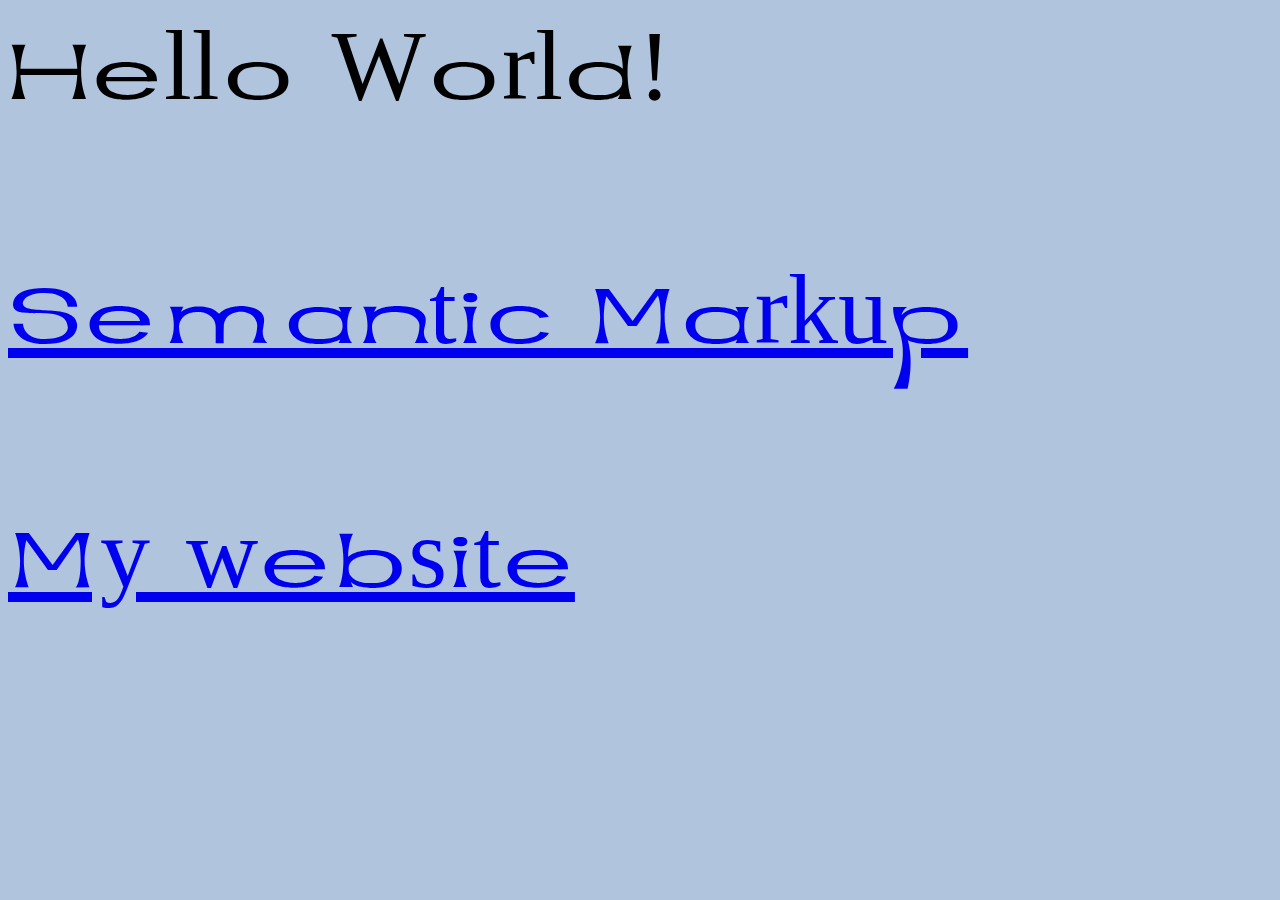
<file: index.html>
<!DOCTYPE html>
<html>
<head>
	<meta charset="utf-8">
	<meta name="viewport" content="width=device-width, initial-scale=1">
	<title>Sample File</title>
	<link rel="stylesheet" type="text/css" href="css/style.css">
</head>
<body>
	Hello World!
	<p><a href="semantic-markup/index.html">
	Semantic Markup</a></p>
	<p><a href="font-website/index.html">
	My website</a></p>
</body>
</html>
</file>
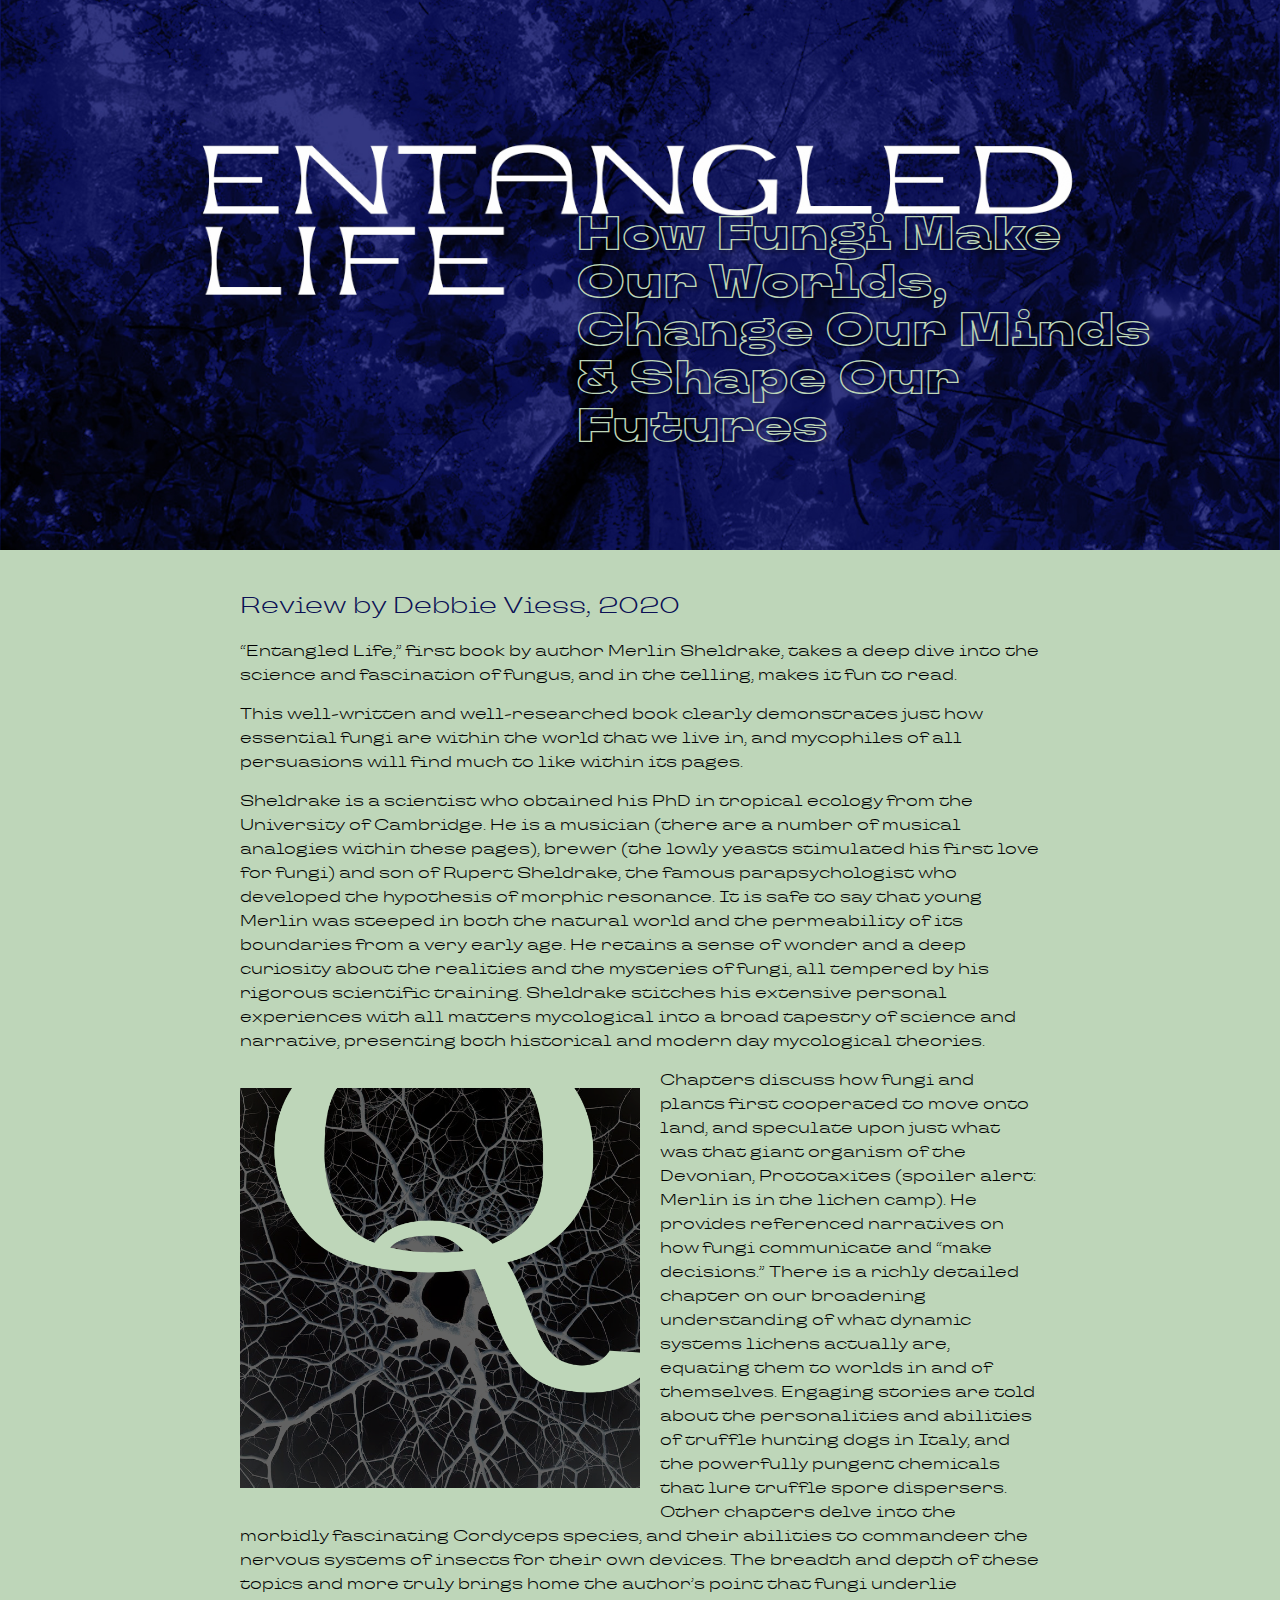
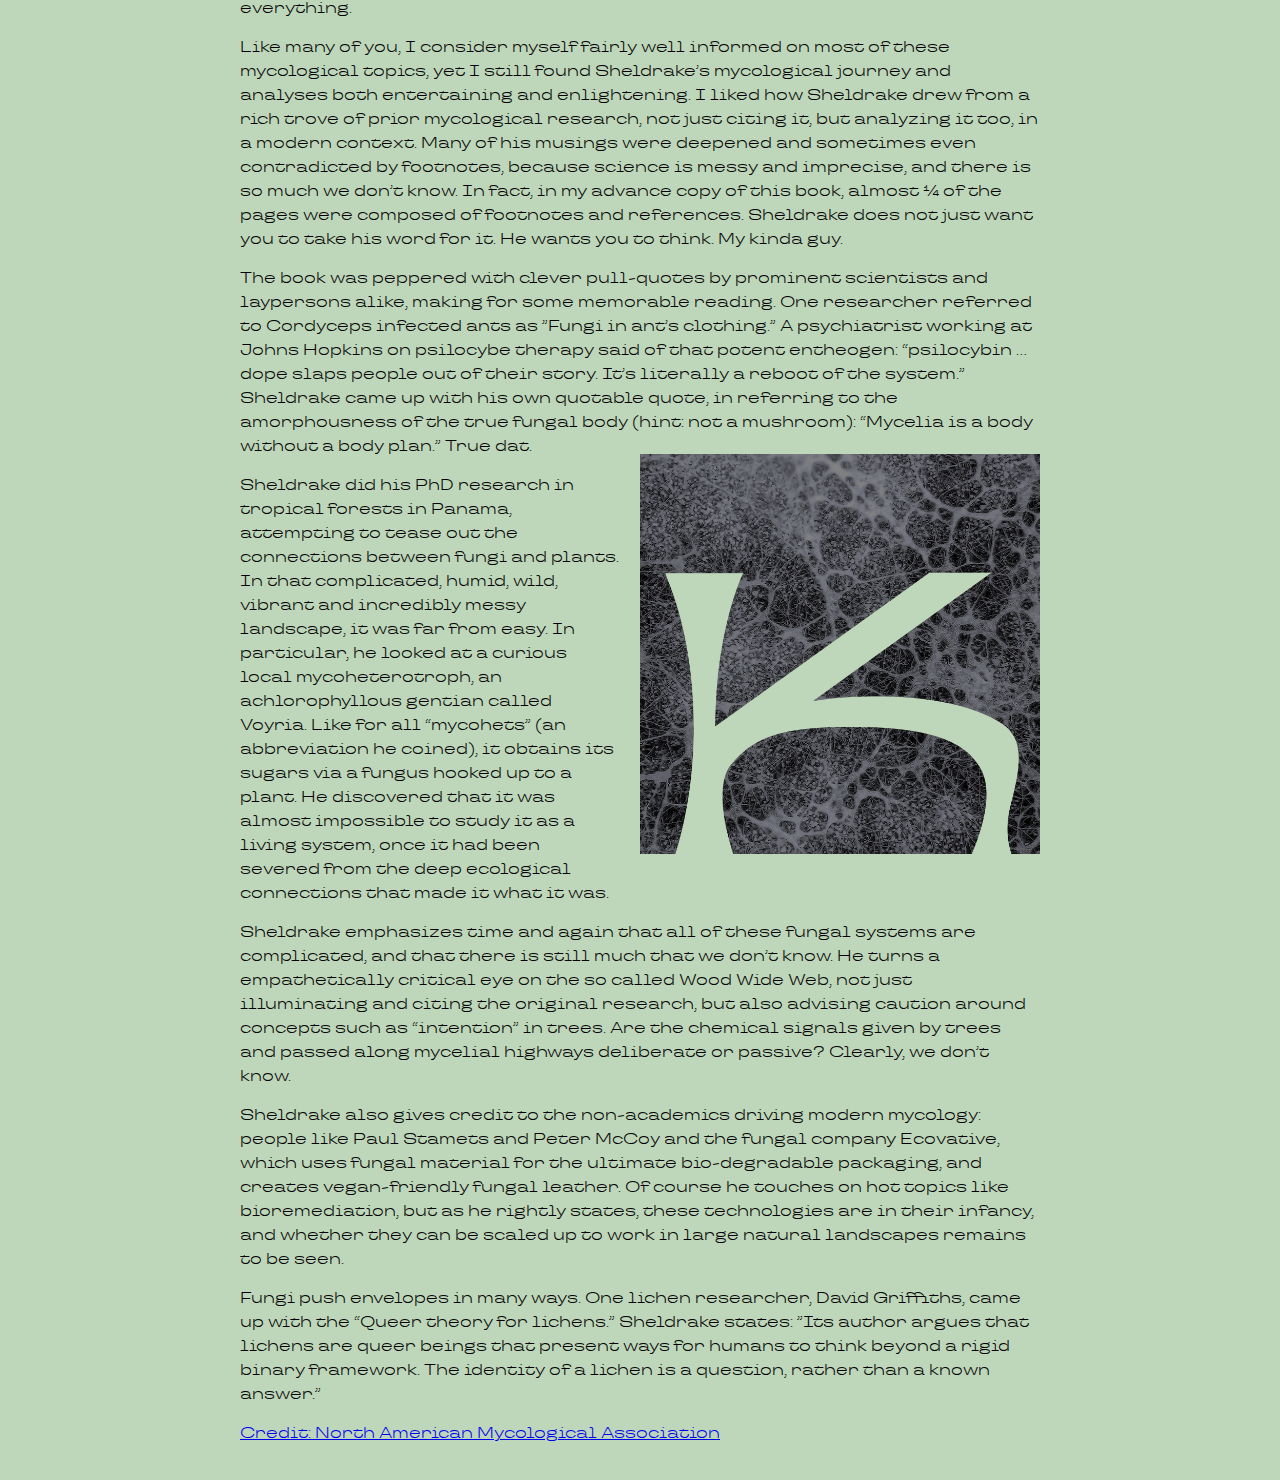
<file: font-website/index.html>
<!DOCTYPE html>
<html>
<head>
	<link rel="stylesheet" type="text/css" href="style.css">
	<meta charset="utf-8">
    <meta name="viewport" content="width=device-width, initial-scale=1">
    <title>Article Example</title>
</head>
<body>

    <div class="header">
        <h1>How Fungi Make Our Worlds, Change Our Minds & Shape Our Futures</h1>
    </div>

    <div class="article">
        <h2>Review by Debbie Viess, 2020</h2>
        <p>“Entangled Life,” first book by author Merlin Sheldrake, takes a deep dive into the science and fascination of fungus, and in the telling, makes it fun to read.

		<div><p>This well-written and well-researched book clearly demonstrates just how essential fungi are within the world that we live in, and mycophiles of all persuasions will find much to like within its pages.</p></div>

		<div><p>Sheldrake is a scientist who obtained his PhD in tropical ecology from the University of Cambridge. He is a musician (there are a number of musical analogies within these pages), brewer (the lowly yeasts stimulated his first love for fungi) and son of Rupert Sheldrake, the famous parapsychologist who developed the hypothesis of morphic resonance. It is safe to say that young Merlin was steeped in both the natural world and the permeability of its boundaries from a very early age. He retains a sense of wonder and a deep curiosity about the realities and the mysteries of fungi, all tempered by his rigorous scientific training. Sheldrake stitches his extensive personal experiences with all matters mycological into a broad tapestry of science and narrative, presenting both historical and modern day mycological theories.</p></div>

        <div><p>
        	<img src="images/image-1.png" alt="Description of image" width="400" height="400" class="image-wrap-left">Chapters discuss how fungi and plants first cooperated to move onto land, and speculate upon just what was that giant organism of the Devonian, Prototaxites (spoiler alert: Merlin is in the lichen camp). He provides referenced narratives on how fungi communicate and “make decisions.” There is a richly detailed chapter on our broadening understanding of what dynamic systems lichens actually are, equating them to worlds in and of themselves. Engaging stories are told about the personalities and abilities of truffle hunting dogs in Italy, and the powerfully pungent chemicals that lure truffle spore dispersers. Other chapters delve into the morbidly fascinating Cordyceps species, and their abilities to commandeer the nervous systems of insects for their own devices. The breadth and depth of these topics and more truly brings home the author’s point that fungi underlie everything.</p></div>

		<div><p>Like many of you, I consider myself fairly well informed on most of these mycological topics, yet I still found Sheldrake’s mycological journey and analyses both entertaining and enlightening. I liked how Sheldrake drew from a rich trove of prior mycological research, not just citing it, but analyzing it too, in a modern context. Many of his musings were deepened and sometimes even contradicted by footnotes, because science is messy and imprecise, and there is so much we don’t know. In fact, in my advance copy of this book, almost ¼ of the pages were composed of footnotes and references. Sheldrake does not just want you to take his word for it. He wants you to think. My kinda guy.</p></div>

		<div><p>The book was peppered with clever pull-quotes by prominent scientists and laypersons alike, making for some memorable reading. One researcher referred to Cordyceps infected ants as ”Fungi in ant’s clothing.” A psychiatrist working at Johns Hopkins on psilocybe therapy said of that potent entheogen: “psilocybin … dope slaps people out of their story. It’s literally a reboot of the system.” Sheldrake came up with his own quotable quote, in referring to the amorphousness of the true fungal body (hint: not a mushroom): “Mycelia is a body without a body plan.” True dat.<img src="images/image-2.png" alt="Description of image" width="400" height="400" class="image-wrap-right"></p></div>

		<div><p>Sheldrake did his PhD research in tropical forests in Panama, attempting to tease out the connections between fungi and plants. In that complicated, humid, wild, vibrant and incredibly messy landscape, it was far from easy. In particular, he looked at a curious local mycoheterotroph, an achlorophyllous gentian called Voyria. Like for all “mycohets” (an abbreviation he coined), it obtains its sugars via a fungus hooked up to a plant. He discovered that it was almost impossible to study it as a living system, once it had been severed from the deep ecological connections that made it what it was.</p></div>

		<div><p>Sheldrake emphasizes time and again that all of these fungal systems are complicated, and that there is still much that we don’t know. He turns a empathetically critical eye on the so called Wood Wide Web, not just illuminating and citing the original research, but also advising caution around concepts such as “intention” in trees. Are the chemical signals given by trees and passed along mycelial highways deliberate or passive? Clearly, we don’t know.</p></div>

		<div><p>Sheldrake also gives credit to the non-academics driving modern mycology: people like Paul Stamets and Peter McCoy and the fungal company Ecovative, which uses fungal material for the ultimate bio-degradable packaging, and creates vegan-friendly fungal leather. Of course he touches on hot topics like bioremediation, but as he rightly states, these technologies are in their infancy, and whether they can be scaled up to work in large natural landscapes remains to be seen.</p></div>

		<div><p>Fungi push envelopes in many ways. One lichen researcher, David Griffiths, came up with the “Queer theory for lichens.” Sheldrake states: ”Its author argues that lichens are queer beings that present ways for humans to think beyond a rigid binary framework. The identity of a lichen is a question, rather than a known answer.”</p></div>


		<p><a href="https://namyco.org/review/entangled-life-how-fungi-make-our-worlds-change-our-minds-shape-our-futures/" target="_blank">Credit: North American Mycological Association</a>


</body>
</html>
</file>
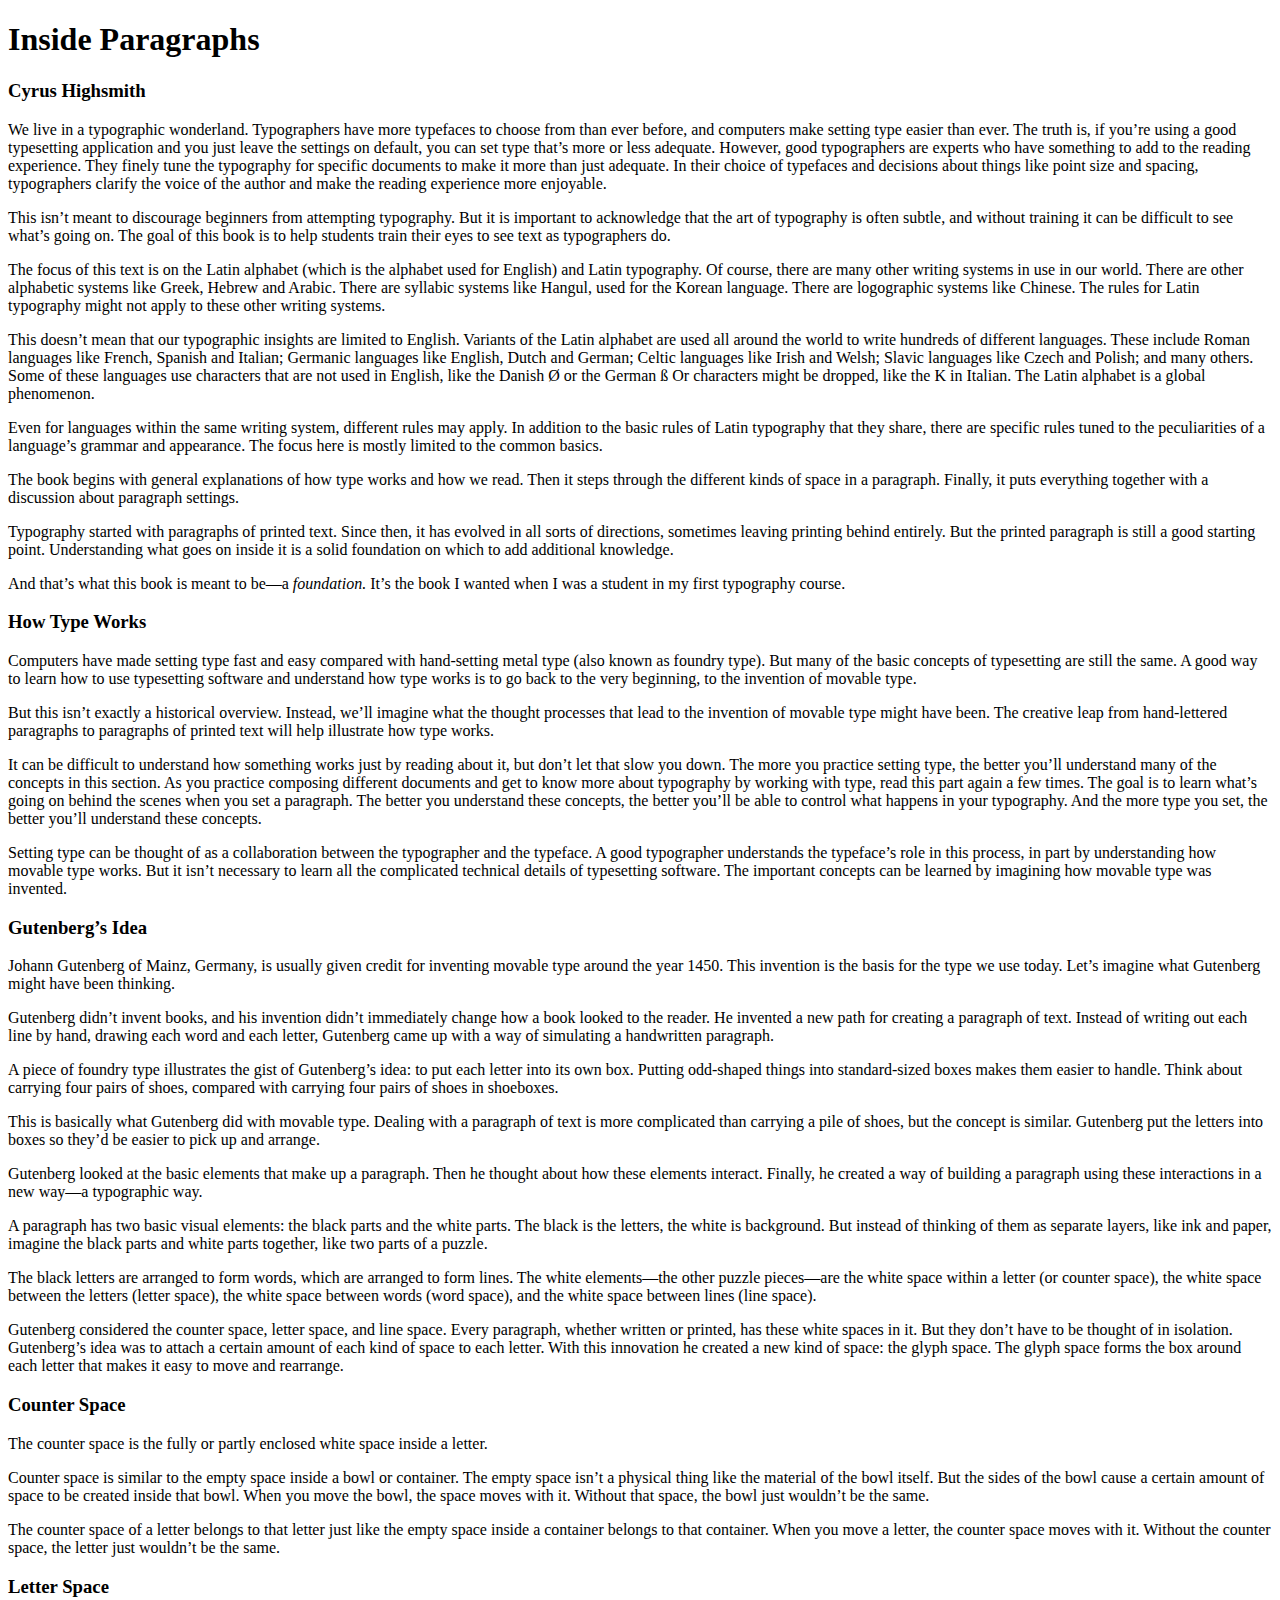
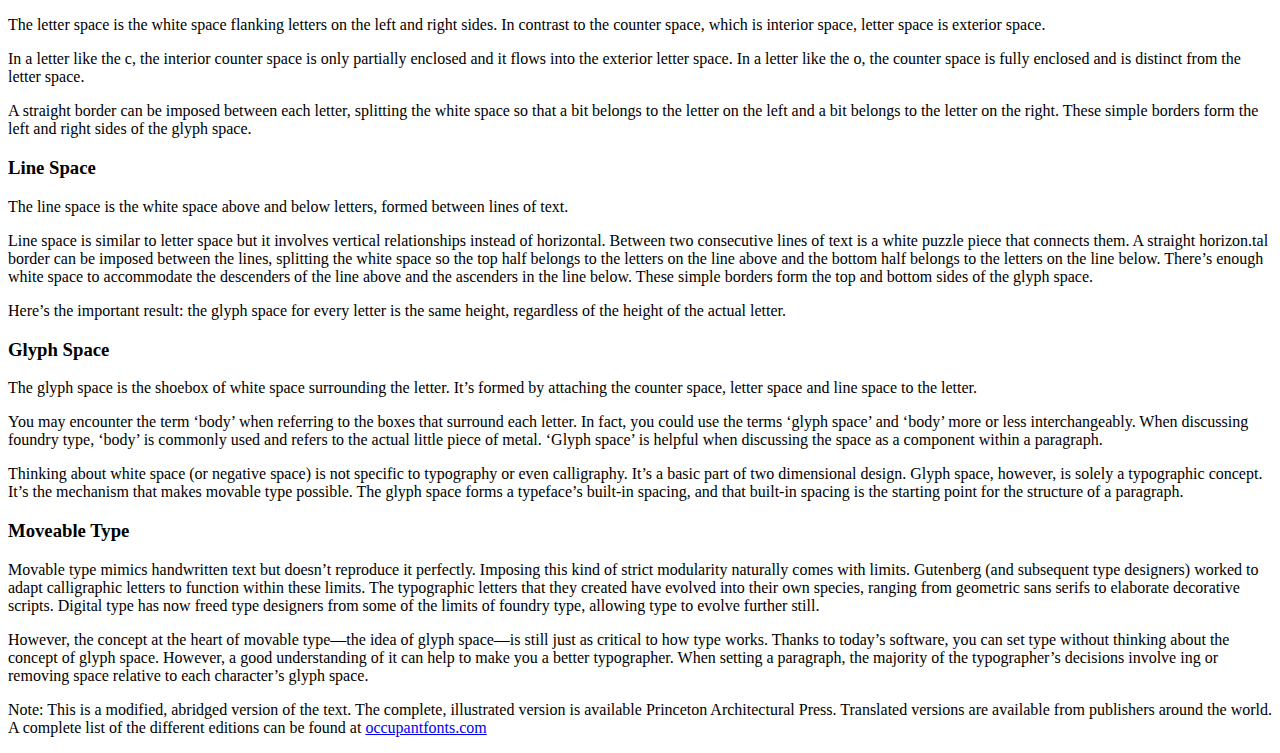
<file: semantic markup/index.html>
<!DOCTYPE html>
<html>
	<head>
		<title>HTML Semantic Markup Exercise</title>
		<meta charset="utf-8">
		<meta name="viewport" content="width=device-width, initial-scale=1">
	</head>
	<body>
<h1>Inside Paragraphs</h1>
<h3>Cyrus Highsmith</h3>

<p>We live in a typographic wonderland. Typographers have more typefaces to choose from than ever before, and computers make setting type easier than ever. The truth is, if you’re using a good typesetting application and you just leave the settings on default, you can set type that’s more or less adequate.
However, good typographers are experts who have something to add to the reading experience. They finely tune the typography for specific documents to make it more than just adequate. In their choice of typefaces and decisions about things like point size and spacing, typographers clarify the voice of the author and make the reading experience more enjoyable.</p>

<p>This isn’t meant to discourage beginners from attempting typography. But it is important to acknowledge that the art of typography is often subtle, and without training it can be difficult to see what’s going on. The goal of this book is to help students train their eyes to see text as typographers do.</p>

<p>The focus of this text is on the Latin alphabet (which is the alphabet used for English) and Latin typography. Of course, there are many other writing systems in use in our world. There are other alphabetic systems like Greek, Hebrew and Arabic. There are syllabic systems like Hangul, used for the Korean language. There are logographic systems like Chinese. The rules for Latin typography might not apply to these other writing systems.</p>

<p>This doesn’t mean that our typographic insights are limited to English. Variants of the Latin alphabet are used all around the world to write hundreds of different languages. These include Roman languages like French, Spanish and Italian; Germanic languages like English, Dutch and German; Celtic languages like Irish and Welsh; Slavic languages like Czech and Polish; and many others. Some of these languages use characters that are not used in English, like the Danish Ø or the German ß Or characters might be dropped, like the K in Italian. The Latin alphabet is a global phenomenon.</p>

<p>Even for languages within the same writing system, different rules may apply. In addition to the basic rules of Latin typography that they share, there are specific rules tuned to the peculiarities of a language’s grammar and appearance. The focus here is mostly limited to the common basics.</p>

<p>The book begins with general explanations of how type works and how we read. Then it steps through the different kinds of space in a paragraph. Finally, it puts everything together with a discussion about paragraph settings.</p>

<p>Typography started with paragraphs of printed text. Since then, it has evolved in all sorts of directions, sometimes leaving printing behind entirely. But the printed paragraph is still a good starting point. Understanding what goes on inside it is a solid foundation on which to add additional knowledge.</p>

<p>And that’s what this book is meant to be—a <em>foundation.</em> It’s the book I wanted when I was a student in my first typography course.</p>


<h3>How Type Works</h3>
<p>Computers have made setting type fast and easy compared with hand-setting metal type (also known as foundry type). But many of the basic concepts of typesetting are still the same. A good way to learn how to use typesetting software and understand how type works is to go back to the very beginning, to the invention of movable type.</p>

<p>But this isn’t exactly a historical overview. Instead, we’ll imagine what the thought processes that lead to the invention of movable type might have been. The creative leap from hand-lettered paragraphs to paragraphs of printed text will help illustrate how type works.</p>

<p>It can be difficult to understand how something works just by reading about it, but don’t let that slow you down. The more you practice setting type, the better you’ll understand many of the concepts in this section. As you practice composing different documents and get to know more about typography by working with type, read this part again a few times. The goal is to learn what’s going on behind the scenes when you set a paragraph. The better you understand these concepts, the better you’ll be able to control what happens in your typography. And the more type you set, the better you’ll understand these concepts.</p>

<p>Setting type can be thought of as a collaboration between the typographer and the typeface. A good typographer understands the typeface’s role in this process, in part by understanding how movable type works. But it isn’t necessary to learn all the complicated technical details of typesetting software. The important concepts can be learned by imagining how movable type was invented.</p>



<h3>Gutenberg’s Idea</h3>

<p>Johann Gutenberg of Mainz, Germany, is usually given credit for inventing movable type around the year 1450. This invention is the basis for the type we use today. Let’s imagine what Gutenberg might have been thinking.</p>

<p>Gutenberg didn’t invent books, and his invention didn’t immediately change how a book looked to the reader. He invented a new path for creating a paragraph of text. Instead of writing out each line by hand, drawing each word and each letter, Gutenberg came up with a way of simulating a handwritten paragraph.</p>

<p>A piece of foundry type illustrates the gist of Gutenberg’s idea: to put each letter into its own box. Putting odd-shaped things into standard-sized boxes makes them easier to handle. Think about carrying four pairs of shoes, compared with carrying four pairs of shoes in shoeboxes.</p>

<p>This is basically what Gutenberg did with movable type. Dealing with a paragraph of text is more complicated than carrying a pile of shoes, but the concept is similar. Gutenberg put the letters into boxes so they’d be easier to pick up and arrange.</p>

<p>Gutenberg looked at the basic elements that make up a paragraph. Then he thought about how these elements interact. Finally, he created a way of building a paragraph using these interactions in a new way—a typographic way.</p>

<p>A paragraph has two basic visual elements: the black parts and the white parts. The black is the letters, the white is background. But instead of thinking of them as separate layers, like ink and paper, imagine the black parts and white parts together, like two parts of a puzzle.</p>

<p>The black letters are arranged to form words, which are arranged to form lines. The white elements—the other puzzle pieces—are the white space within a letter (or counter space), the white space between the letters (letter space), the white space between words (word space), and the white space between lines (line space).</p>

<p>Gutenberg considered the counter space, letter space, and line space. Every paragraph, whether written or printed, has these white spaces in it. But they don’t have to be thought of in isolation. Gutenberg’s idea was to attach a certain amount of each kind of space to each letter. With this innovation he created a new kind of space: the glyph space. The glyph space forms the box around each letter that makes it easy to move and rearrange.</p>



<h3>Counter Space</h3>

<p>The counter space is the fully or partly enclosed white space inside a letter.</p>

<p>Counter space is similar to the empty space inside a bowl or container. The empty space isn’t a physical thing like the material of the bowl itself. But the sides of the bowl cause a certain amount of space to be created inside that bowl. When you move the bowl, the space moves with it. Without that space, the bowl just wouldn’t be the same.</p>

<p>The counter space of a letter belongs to that letter just like the empty space inside a container belongs to that container. When you move a letter, the counter space moves with it. Without the counter space, the letter just wouldn’t be the same.</p>



<h3>Letter Space</h3>

<p>The letter space is the white space flanking letters on the left and right sides. In contrast to the counter space, which is interior space, letter space is exterior space.</p>

<p>In a letter like the c, the interior counter space is only partially enclosed and it flows into the exterior letter space. In a letter like the o, the counter space is fully enclosed and is distinct from the letter space.</p>

<p>A straight border can be imposed between each letter, splitting the white space so that a bit belongs to the letter on the left and a bit belongs to the letter on the right. These simple borders form the left and right sides of the glyph space.</p>



<h3>Line Space</h3>

<p>The line space is the white space above and below letters, formed between lines of text.</p>

<p>Line space is similar to letter space but it involves vertical relationships instead of horizontal. Between two consecutive lines of text is a white puzzle piece that connects them. A straight horizon.tal border can be imposed between the lines, splitting the white space so the top half belongs to the letters on the line above and the bottom half belongs to the letters on the line below. There’s enough white space to accommodate the descenders of the line above and the ascenders in the line below. These simple borders form the top and bottom sides of the glyph space.</p>

<p>Here’s the important result: the glyph space for every letter is the same height, regardless of the height of the actual letter.</p>



<h3>Glyph Space</h3>

<p>The glyph space is the shoebox of white space surrounding the letter. It’s formed by attaching the counter space, letter space and line space to the letter.</p>

<p>You may encounter the term ‘body’ when referring to the boxes that surround each letter. In fact, you could use the terms ‘glyph space’ and ‘body’ more or less interchangeably. When discussing foundry type, ‘body’ is commonly used and refers to the actual little piece of metal. ‘Glyph space’ is helpful when discussing the space as a component within a paragraph.</p>

<p>Thinking about white space (or negative space) is not specific to typography or even calligraphy. It’s a basic part of two dimensional design. Glyph space, however, is solely a typographic concept. It’s the mechanism that makes movable type possible. The glyph space forms a typeface’s built-in spacing, and that built-in spacing is the starting point for the structure of a paragraph.</p>



<h3>Moveable Type</h3>

<p>Movable type mimics handwritten text but doesn’t reproduce it perfectly. Imposing this kind of strict modularity naturally comes with limits. Gutenberg (and subsequent type designers) worked to adapt calligraphic letters to function within these limits. The typographic letters that they created have evolved into their own species, ranging from geometric sans serifs to elaborate decorative scripts. Digital type has now freed type designers from some of the limits of foundry type, allowing type to evolve further still.</p>

<p>However, the concept at the heart of movable type—the idea of glyph space—is still just as critical to how type works. Thanks to today’s software, you can set type without thinking about the concept of glyph space. However, a good understanding of it can help to make you a better typographer. When setting a paragraph, the majority of the typographer’s decisions involve ing or removing space relative to each character’s glyph space.</p>


<p>Note: This is a modified, abridged version of the text. The complete, illustrated version is available Princeton Architectural Press. Translated versions are available from publishers around the world. A complete list of the different editions can be found at <a href="https://www.occupantfonts.com">occupantfonts.com</a></p>
	</body>
</html>
</file>
<file: css/style.css>
@font-face{
	font-family: 'myfont';
	src: url('myfont.otf') format('opentype');
	font-weight: 400;
}

body{
	background: lightsteelblue;
	font-family: 'myfont'; 						
	font-size: 100px;
}
</file>
<file: font-website/style.css>
@font-face{
	font-family: 'TT-Travels-Next-Trial-1-000';
	src: url('TT-Travels-Next-Trial-1-000/TT-Travels-Next-Trial-Regular.ttf') format('truetype');
	font-weight: 400;
	font-style: normal;
	font-display: swap;
}
@font-face{
	font-family: 'TT-Travels-Next-Trial-1-000';
	src: url('TT-Travels-Next-Trial-1-000/TT-Travels-Next-Trial-Black-Outline.ttf') format('truetype');
	font-weight: 700;
	font-style: normal;
	font-display: swap;
}
body {
            font-family: TT-Travels-Next-Trial-1-000;
            font-weight: 400;
            font-size: 15px;
            margin: 0;
            padding: 0;
            height: 100vh;
            background-color: #bed6b9;
        }
        .header {
            position: static;
            height: 50vh;
            background-image: url('images/background-image.jpg');
            background-size: cover;
            background-position: center;
            display: flex;
            justify-content: flex-start;
            align-items: flex-end;
            padding-bottom: 100px;
            padding-left: 45vw;
            padding-right: 10vw;
            color: white;
            transition: all 0.3s ease-in-out;
            line-height: 1.0;
        }
       .header h1 {
        	font-family: 'TT-Travels-Next-Trial-1-000', Arial, sans-serif;
        	font-weight: 700;
            font-size: clamp(1.5rem, 4vw, 3rem);
            text-align: left;
            text-shadow: 2px 2px 4px rgba(0, 0, 0, 0.7);
            margin:0;
            color: #bed6b9;
        }
        h2{
        	font-family: 'TT-Travels-Next-Trial-1-000', Arial, sans-serif;
        	font-weight: 400;
        	color: #0b1054;
        }
        .article {
            padding: 20px;
            max-width: 800px;
            margin: 0 auto;
        }
        .article p {
            line-height: 1.6;
        }
        a:hover {
    text-decoration: underline;}
      .image-wrap-left {
            float: left;
            margin-right: 20px; 
            margin-bottom: 15px; 
            margin-top: 20px;
            width: 400px; 
        }
        .image-wrap-right {
            float: right;
            margin-left: 20px; 
            margin-bottom: 15px;
            margin-top: 20px; 
            width: 400px; 
        }
</file>
